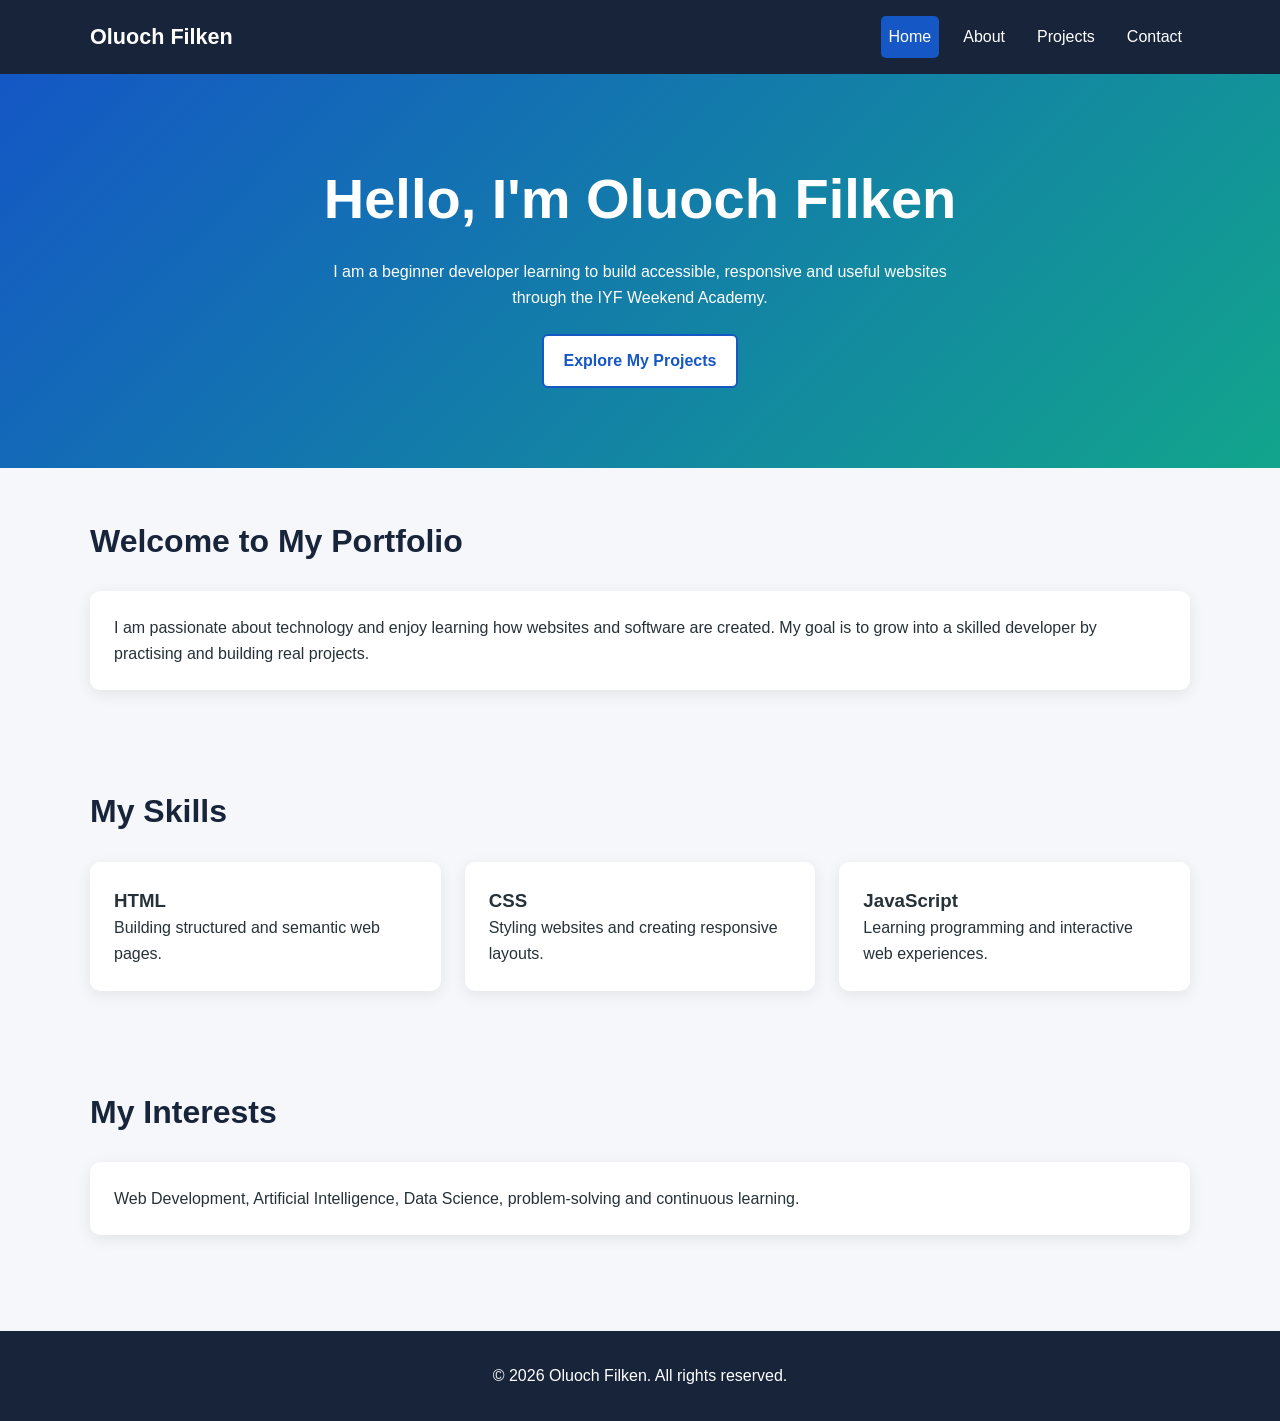
<file: index.html>
<!DOCTYPE html>
<html lang="en">
<head>
  <meta charset="UTF-8">
  <meta name="viewport" content="width=device-width, initial-scale=1.0">
  <meta name="description" content="Oluoch Filken's personal developer portfolio.">
  <title>Oluoch Filken | Portfolio</title>
  <link rel="stylesheet" href="styles.css">
</head>
<body>

  <header class="site-header">
    <div class="container header-inner">
      <a class="logo" href="index.html">Oluoch Filken</a>

      <input class="menu-checkbox" type="checkbox" id="menu-toggle">
      <label class="menu-label" for="menu-toggle">Menu ☰</label>

      <nav aria-label="Main navigation">
        <ul class="nav-list">
          <li><a class="active" href="index.html">Home</a></li>
          <li><a href="about.html">About</a></li>
          <li><a href="projects.html">Projects</a></li>
          <li><a href="contact.html">Contact</a></li>
        </ul>
      </nav>
    </div>
  </header>

  <main>
    <section class="hero">
      <div class="container">
        <h1>Hello, I'm Oluoch Filken</h1>
        <p>
          I am a beginner developer learning to build accessible,
          responsive and useful websites through the IYF Weekend Academy.
        </p>
        <a class="btn btn-secondary" href="projects.html">Explore My Projects</a>
      </div>
    </section>

    <section class="section container">
      <h2 class="section-title">Welcome to My Portfolio</h2>
      <div class="card">
        <p>
          I am passionate about technology and enjoy learning how websites
          and software are created. My goal is to grow into a skilled developer
          by practising and building real projects.
        </p>
      </div>
    </section>

    <section class="section container">
      <h2 class="section-title">My Skills</h2>
      <div class="projects-grid">
        <article class="card">
          <h3>HTML</h3>
          <p>Building structured and semantic web pages.</p>
        </article>
        <article class="card">
          <h3>CSS</h3>
          <p>Styling websites and creating responsive layouts.</p>
        </article>
        <article class="card">
          <h3>JavaScript</h3>
          <p>Learning programming and interactive web experiences.</p>
        </article>
      </div>
    </section>

    <section class="section container">
      <h2 class="section-title">My Interests</h2>
      <p class="card">
        Web Development, Artificial Intelligence, Data Science,
        problem-solving and continuous learning.
      </p>
    </section>
  </main>

  <footer class="site-footer">
    <div class="container">
      <p>&copy; 2026 Oluoch Filken. All rights reserved.</p>
    </div>
  </footer>

</body>
</html>
</file>
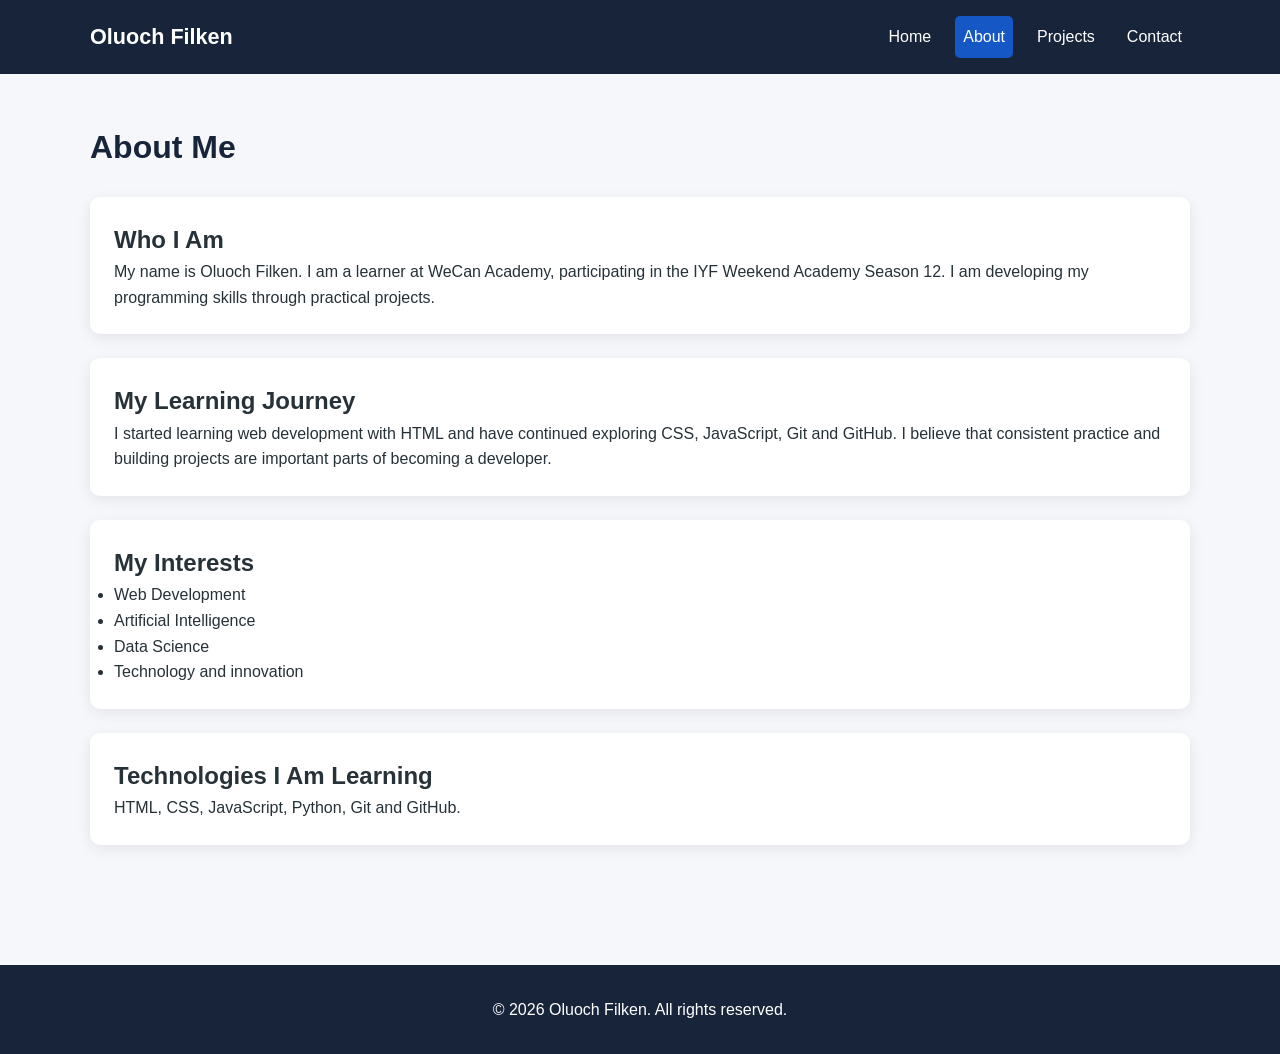
<file: about.html>
<!DOCTYPE html>
<html lang="en">
<head>
  <meta charset="UTF-8">
  <meta name="viewport" content="width=device-width, initial-scale=1.0">
  <meta name="description" content="Learn more about Oluoch Filken.">
  <title>About | Oluoch Filken</title>
  <link rel="stylesheet" href="styles.css">
</head>
<body>

  <header class="site-header">
    <div class="container header-inner">
      <a class="logo" href="index.html">Oluoch Filken</a>
      <input class="menu-checkbox" type="checkbox" id="menu-toggle">
      <label class="menu-label" for="menu-toggle">Menu ☰</label>
      <nav aria-label="Main navigation">
        <ul class="nav-list">
          <li><a href="index.html">Home</a></li>
          <li><a class="active" href="about.html">About</a></li>
          <li><a href="projects.html">Projects</a></li>
          <li><a href="contact.html">Contact</a></li>
        </ul>
      </nav>
    </div>
  </header>

  <main class="container section">
    <h1 class="section-title">About Me</h1>

    <section class="card about-card">
      <h2>Who I Am</h2>
      <p>
        My name is Oluoch Filken. I am a learner at WeCan Academy,
        participating in the IYF Weekend Academy Season 12.
        I am developing my programming skills through practical projects.
      </p>
    </section>

    <section class="card about-card">
      <h2>My Learning Journey</h2>
      <p>
        I started learning web development with HTML and have continued
        exploring CSS, JavaScript, Git and GitHub. I believe that consistent
        practice and building projects are important parts of becoming a developer.
      </p>
    </section>

    <section class="card about-card">
      <h2>My Interests</h2>
      <ul>
        <li>Web Development</li>
        <li>Artificial Intelligence</li>
        <li>Data Science</li>
        <li>Technology and innovation</li>
      </ul>
    </section>

    <section class="card about-card">
      <h2>Technologies I Am Learning</h2>
      <p>HTML, CSS, JavaScript, Python, Git and GitHub.</p>
    </section>
  </main>

  <footer class="site-footer">
    <p>&copy; 2026 Oluoch Filken. All rights reserved.</p>
  </footer>

</body>
</html>
</file>
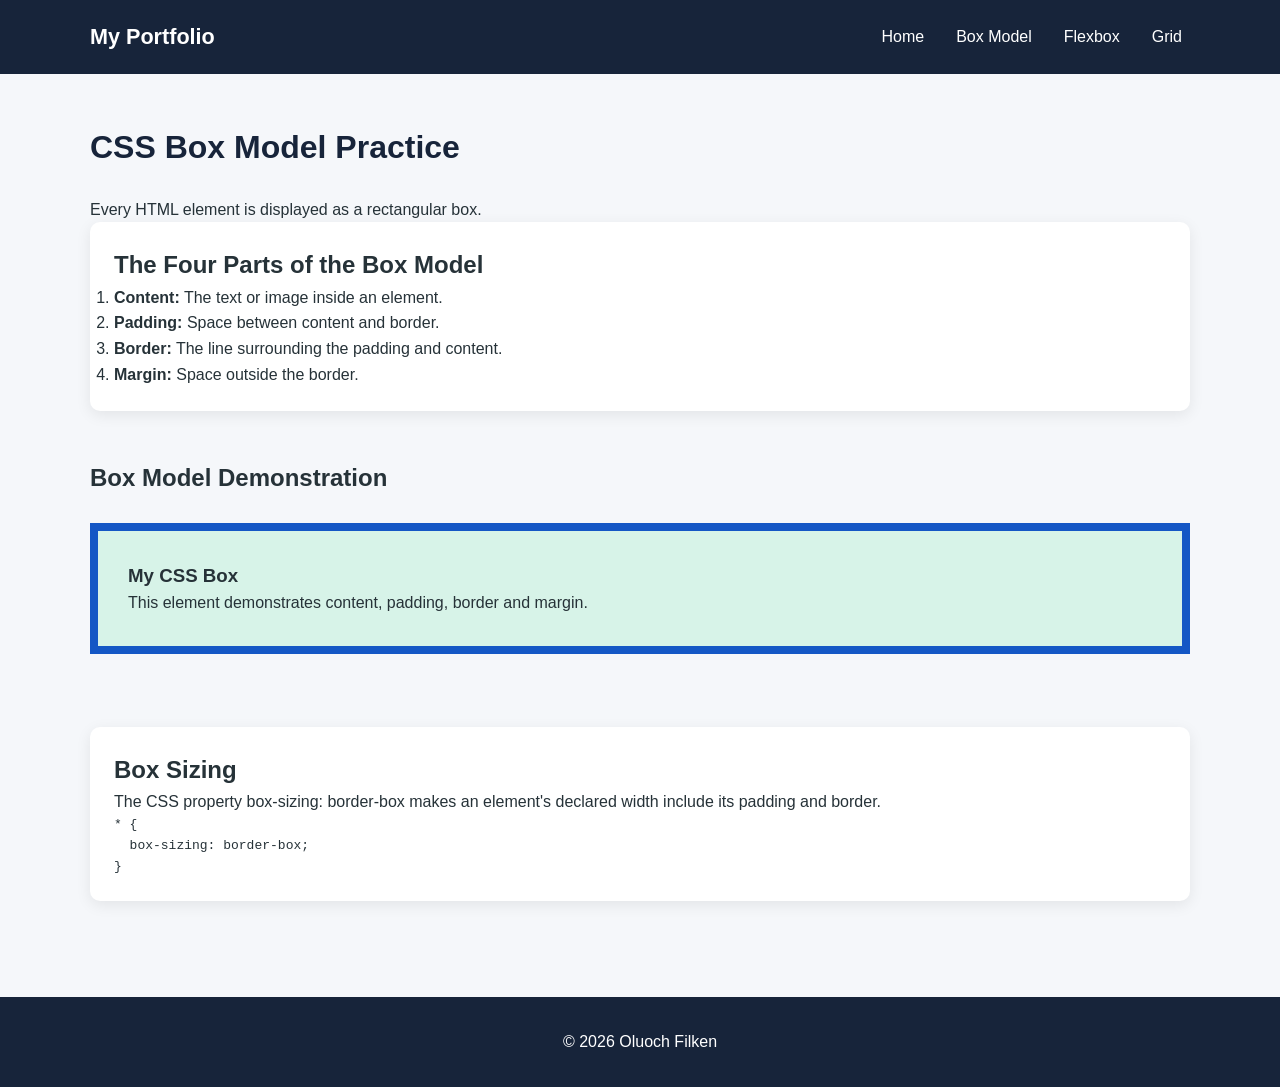
<file: box-model-practice.html>
<!DOCTYPE html>
<html lang="en">
<head>
  <meta charset="UTF-8">
  <meta name="viewport" content="width=device-width, initial-scale=1.0">
  <title>CSS Box Model Practice</title>
  <link rel="stylesheet" href="styles.css">
</head>
<body>
  <header class="site-header">
    <div class="container header-inner">
      <a class="logo" href="index.html">My Portfolio</a>
      <nav class="practice-nav" aria-label="Practice navigation">
        <ul class="nav-list">
          <li><a href="index.html">Home</a></li>
          <li><a href="box-model-practice.html">Box Model</a></li>
          <li><a href="flexbox-practice.html">Flexbox</a></li>
          <li><a href="grid-gallery.html">Grid</a></li>
        </ul>
      </nav>
    </div>
  </header>

  <main class="container section">
    <h1 class="section-title">CSS Box Model Practice</h1>
    <p>Every HTML element is displayed as a rectangular box.</p>

    <section class="card">
      <h2>The Four Parts of the Box Model</h2>
      <ol>
        <li><strong>Content:</strong> The text or image inside an element.</li>
        <li><strong>Padding:</strong> Space between content and border.</li>
        <li><strong>Border:</strong> The line surrounding the padding and content.</li>
        <li><strong>Margin:</strong> Space outside the border.</li>
      </ol>
    </section>

    <section class="section">
      <h2>Box Model Demonstration</h2>
      <div class="box-model-card">
        <h3>My CSS Box</h3>
        <p>This element demonstrates content, padding, border and margin.</p>
      </div>
    </section>

    <section class="card">
      <h2>Box Sizing</h2>
      <p>
        The CSS property box-sizing: border-box makes an element's declared
        width include its padding and border.
      </p>
      <pre><code>* {
  box-sizing: border-box;
}</code></pre>
    </section>
  </main>

  <footer class="site-footer">
    <p>&copy; 2026 Oluoch Filken</p>
  </footer>
</body>
</html>
</file>
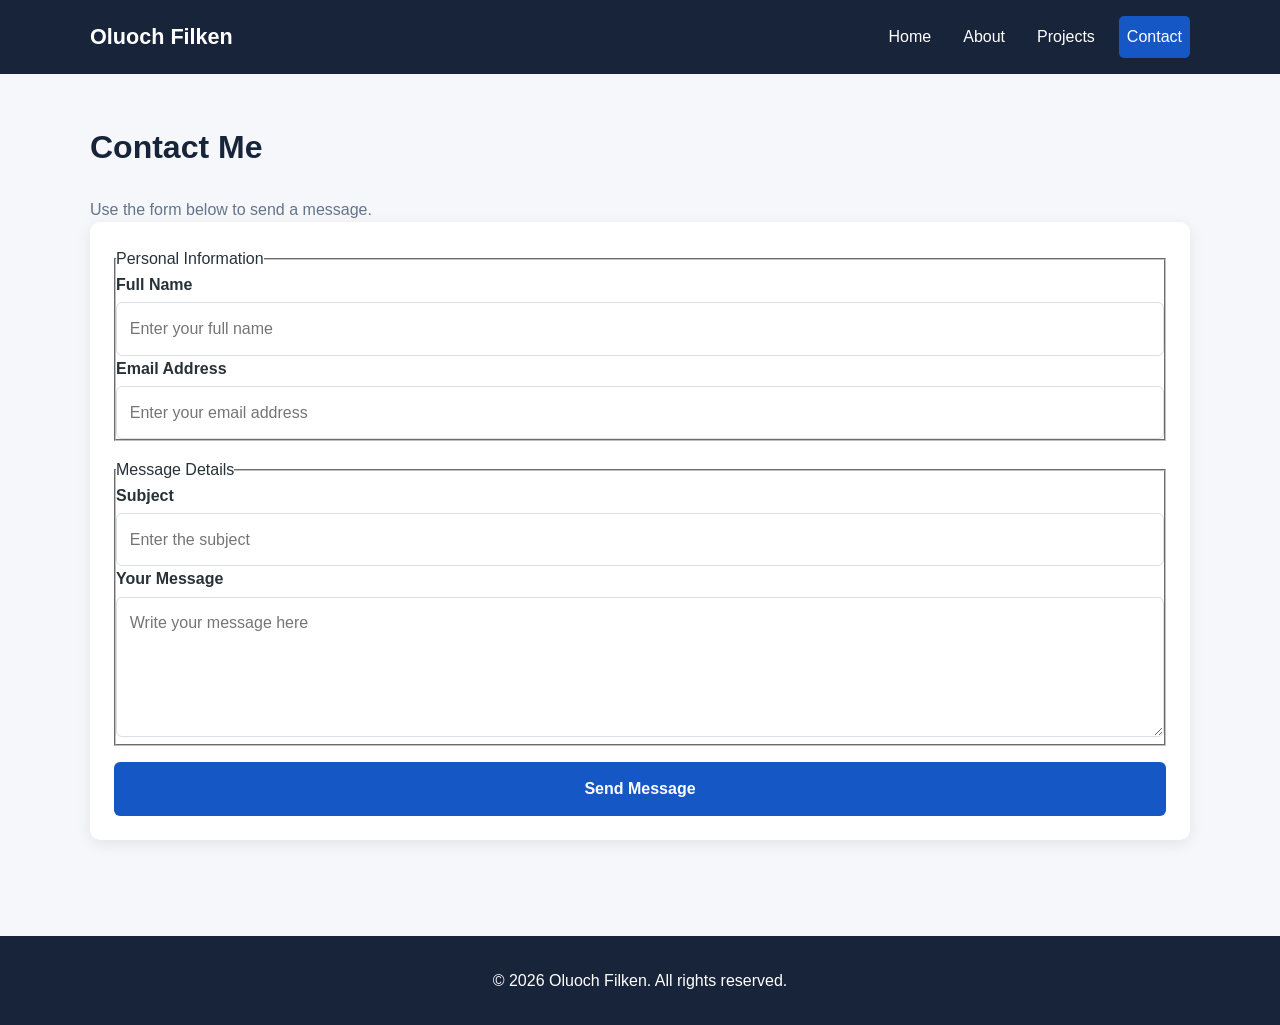
<file: contact.html>
<!DOCTYPE html>
<html lang="en">
<head>
  <meta charset="UTF-8">
  <meta name="viewport" content="width=device-width, initial-scale=1.0">
  <meta name="description" content="Contact Oluoch Filken.">
  <title>Contact | Oluoch Filken</title>
  <link rel="stylesheet" href="styles.css">
</head>
<body>

  <header class="site-header">
    <div class="container header-inner">
      <a class="logo" href="index.html">Oluoch Filken</a>
      <input class="menu-checkbox" type="checkbox" id="menu-toggle">
      <label class="menu-label" for="menu-toggle">Menu ☰</label>
      <nav aria-label="Main navigation">
        <ul class="nav-list">
          <li><a href="index.html">Home</a></li>
          <li><a href="about.html">About</a></li>
          <li><a href="projects.html">Projects</a></li>
          <li><a class="active" href="contact.html">Contact</a></li>
        </ul>
      </nav>
    </div>
  </header>

  <main class="container section">
    <h1 class="section-title">Contact Me</h1>
    <p class="muted">Use the form below to send a message.</p>

    <section class="card">
      <form class="contact-form" action="#" method="post">

        <fieldset>
          <legend>Personal Information</legend>

          <label for="name">Full Name</label>
          <input type="text" id="name" name="name"
                 placeholder="Enter your full name" required>

          <label for="email">Email Address</label>
          <input type="email" id="email" name="email"
                 placeholder="Enter your email address" required>
        </fieldset>

        <fieldset>
          <legend>Message Details</legend>

          <label for="subject">Subject</label>
          <input type="text" id="subject" name="subject"
                 placeholder="Enter the subject" required>

          <label for="message">Your Message</label>
          <textarea id="message" name="message"
                    placeholder="Write your message here" required></textarea>
        </fieldset>

        <button class="btn btn-primary" type="submit">Send Message</button>
      </form>
    </section>
  </main>

  <footer class="site-footer">
    <p>&copy; 2026 Oluoch Filken. All rights reserved.</p>
  </footer>

</body>
</html>
</file>
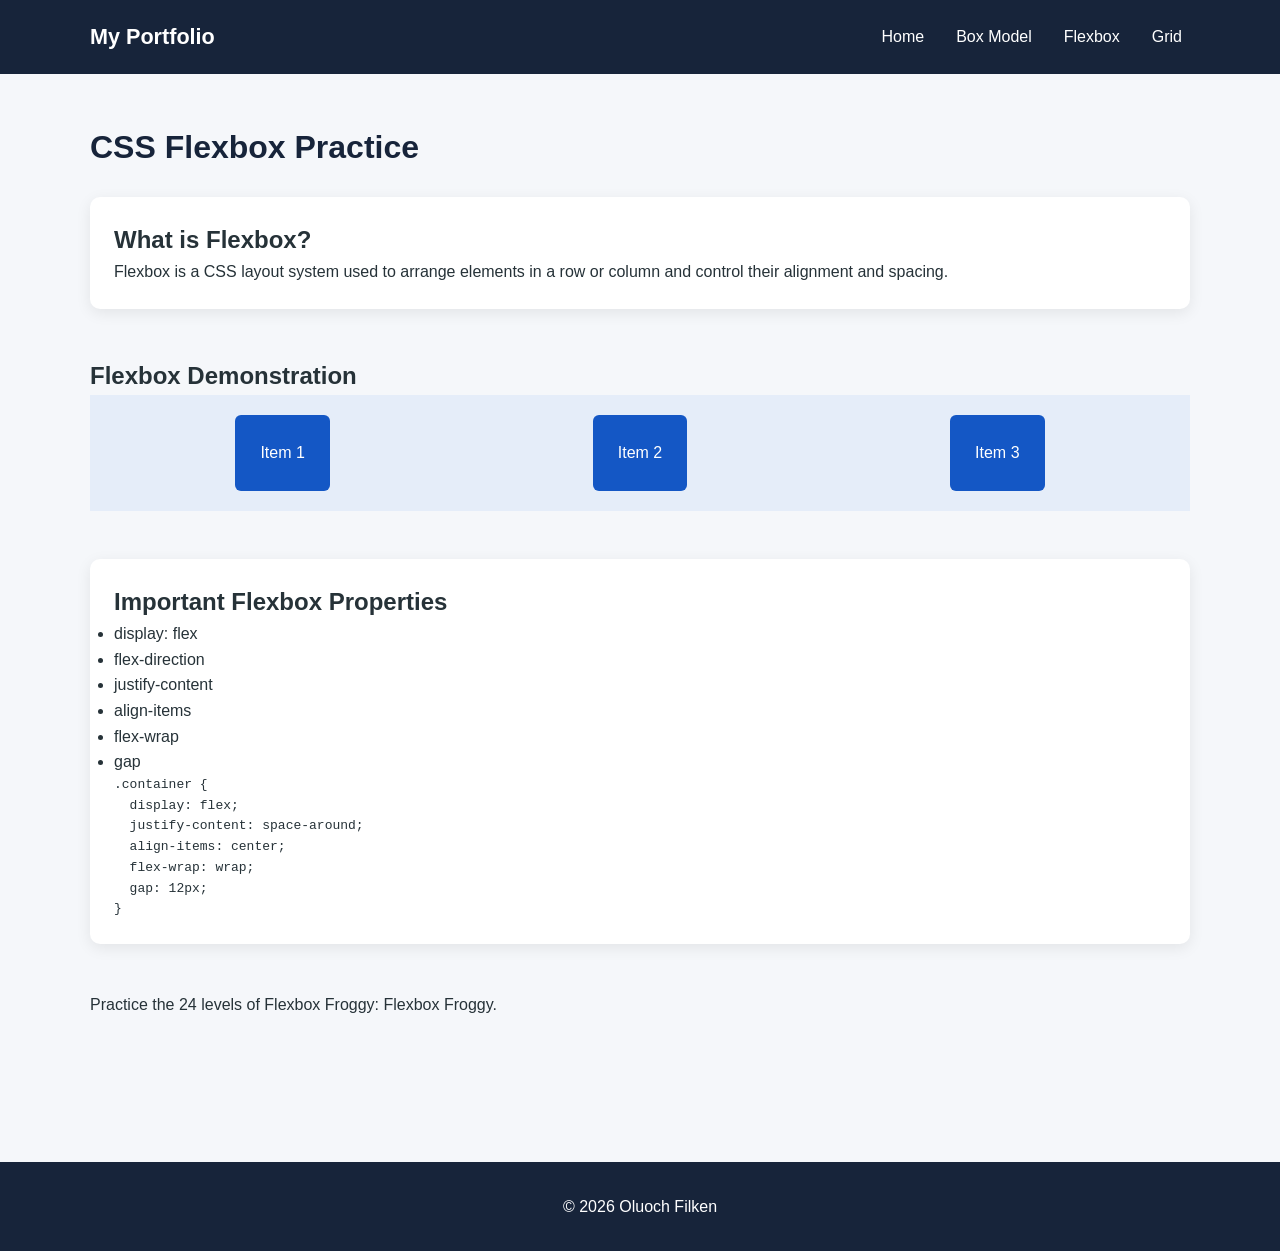
<file: flexbox-practice.html>
<!DOCTYPE html>
<html lang="en">
<head>
  <meta charset="UTF-8">
  <meta name="viewport" content="width=device-width, initial-scale=1.0">
  <title>Flexbox Practice</title>
  <link rel="stylesheet" href="styles.css">
</head>
<body>
  <header class="site-header">
    <div class="container header-inner">
      <a class="logo" href="index.html">My Portfolio</a>
      <nav class="practice-nav" aria-label="Practice navigation">
        <ul class="nav-list">
          <li><a href="index.html">Home</a></li>
          <li><a href="box-model-practice.html">Box Model</a></li>
          <li><a href="flexbox-practice.html">Flexbox</a></li>
          <li><a href="grid-gallery.html">Grid</a></li>
        </ul>
      </nav>
    </div>
  </header>

  <main class="container section">
    <h1 class="section-title">CSS Flexbox Practice</h1>

    <section class="card">
      <h2>What is Flexbox?</h2>
      <p>
        Flexbox is a CSS layout system used to arrange elements in a row
        or column and control their alignment and spacing.
      </p>
    </section>

    <section class="section">
      <h2>Flexbox Demonstration</h2>
      <div class="flex-demo">
        <div>Item 1</div>
        <div>Item 2</div>
        <div>Item 3</div>
      </div>
    </section>

    <section class="card">
      <h2>Important Flexbox Properties</h2>
      <ul>
        <li>display: flex</li>
        <li>flex-direction</li>
        <li>justify-content</li>
        <li>align-items</li>
        <li>flex-wrap</li>
        <li>gap</li>
      </ul>
      <pre><code>.container {
  display: flex;
  justify-content: space-around;
  align-items: center;
  flex-wrap: wrap;
  gap: 12px;
}</code></pre>
    </section>

    <p class="section">
      Practice the 24 levels of Flexbox Froggy:
      <a href="https://flexboxfroggy.com/" target="_blank" rel="noopener noreferrer">Flexbox Froggy</a>.
    </p>
  </main>

  <footer class="site-footer">
    <p>&copy; 2026 Oluoch Filken</p>
  </footer>
</body>
</html>
</file>
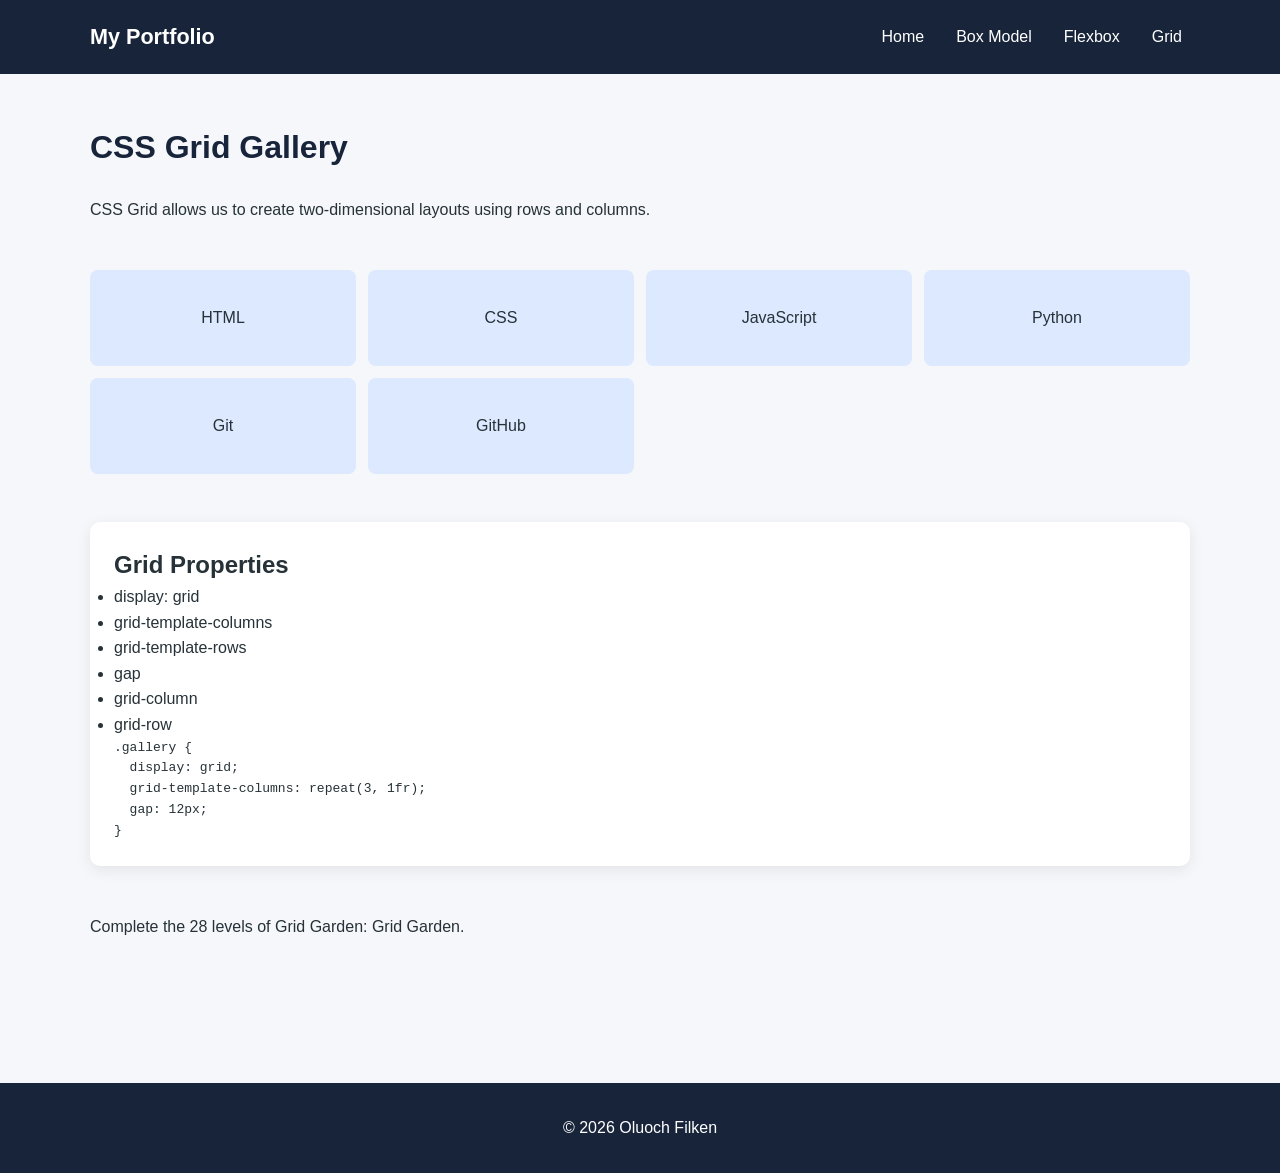
<file: grid-gallery.html>
<!DOCTYPE html>
<html lang="en">
<head>
  <meta charset="UTF-8">
  <meta name="viewport" content="width=device-width, initial-scale=1.0">
  <title>CSS Grid Gallery</title>
  <link rel="stylesheet" href="styles.css">
</head>
<body>
  <header class="site-header">
    <div class="container header-inner">
      <a class="logo" href="index.html">My Portfolio</a>
      <nav class="practice-nav" aria-label="Practice navigation">
        <ul class="nav-list">
          <li><a href="index.html">Home</a></li>
          <li><a href="box-model-practice.html">Box Model</a></li>
          <li><a href="flexbox-practice.html">Flexbox</a></li>
          <li><a href="grid-gallery.html">Grid</a></li>
        </ul>
      </nav>
    </div>
  </header>

  <main class="container section">
    <h1 class="section-title">CSS Grid Gallery</h1>
    <p>CSS Grid allows us to create two-dimensional layouts using rows and columns.</p>

    <section class="section gallery-grid" aria-label="Grid gallery">
      <div class="gallery-item">HTML</div>
      <div class="gallery-item">CSS</div>
      <div class="gallery-item">JavaScript</div>
      <div class="gallery-item">Python</div>
      <div class="gallery-item">Git</div>
      <div class="gallery-item">GitHub</div>
    </section>

    <section class="card">
      <h2>Grid Properties</h2>
      <ul>
        <li>display: grid</li>
        <li>grid-template-columns</li>
        <li>grid-template-rows</li>
        <li>gap</li>
        <li>grid-column</li>
        <li>grid-row</li>
      </ul>
      <pre><code>.gallery {
  display: grid;
  grid-template-columns: repeat(3, 1fr);
  gap: 12px;
}</code></pre>
    </section>

    <p class="section">
      Complete the 28 levels of Grid Garden:
      <a href="https://cssgridgarden.com/" target="_blank" rel="noopener noreferrer">Grid Garden</a>.
    </p>
  </main>

  <footer class="site-footer">
    <p>&copy; 2026 Oluoch Filken</p>
  </footer>
</body>
</html>
</file>
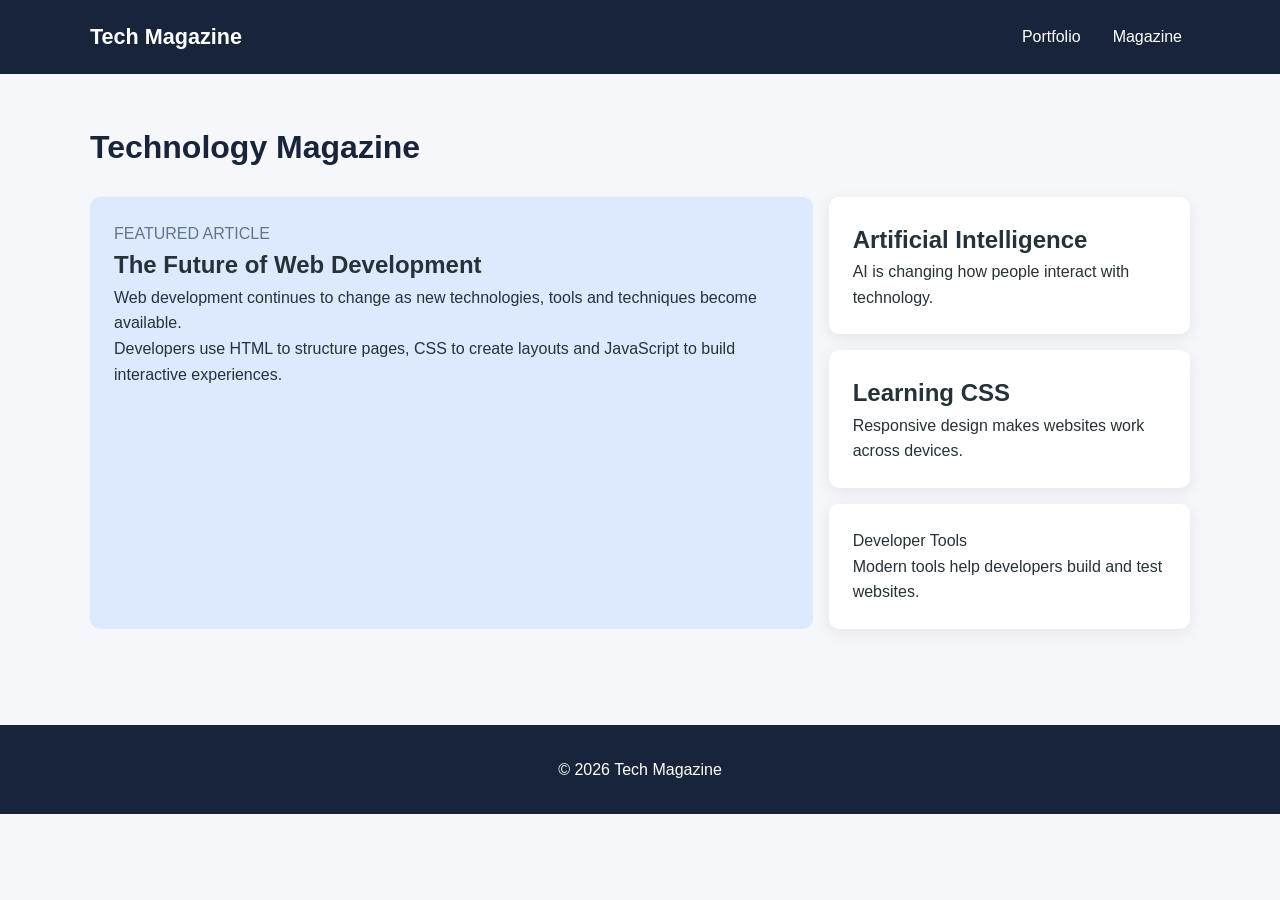
<file: magazine-layout.html>
<!DOCTYPE html>
<html lang="en">
<head>
  <meta charset="UTF-8">
  <meta name="viewport" content="width=device-width, initial-scale=1.0">
  <title>CSS Grid Magazine Layout</title>
  <link rel="stylesheet" href="styles.css">
</head>
<body>
  <header class="site-header">
    <div class="container header-inner">
      <a class="logo" href="index.html">Tech Magazine</a>
      <nav class="practice-nav" aria-label="Magazine navigation">
        <ul class="nav-list">
          <li><a href="index.html">Portfolio</a></li>
          <li><a href="magazine-layout.html">Magazine</a></li>
        </ul>
      </nav>
    </div>
  </header>

  <main class="container section">
    <h1 class="section-title">Technology Magazine</h1>

    <div class="magazine-grid">
      <article class="magazine-feature">
        <p class="muted">FEATURED ARTICLE</p>
        <h2>The Future of Web Development</h2>
        <p>
          Web development continues to change as new technologies,
          tools and techniques become available.
        </p>
        <p>
          Developers use HTML to structure pages, CSS to create layouts
          and JavaScript to build interactive experiences.
        </p>
      </article>

      <aside>
        <article class="card">
          <h2>Artificial Intelligence</h2>
          <p>AI is changing how people interact with technology.</p>
        </article>

        <article class="card" style="margin-top: 16px;">
          <h2>Learning CSS</h2>
          <p>Responsive design makes websites work across devices.</p>
        </article>

        <article class="card magazine-story".
          <h2>Developer Tools</h2>
          <p>Modern tools help developers build and test websites.</p>
        </article>
      </aside>
    </div>
  </main>

  <footer class="site-footer">
    <p>&copy; 2026 Tech Magazine</p>
  </footer>
  
</body>
</html>
</file>
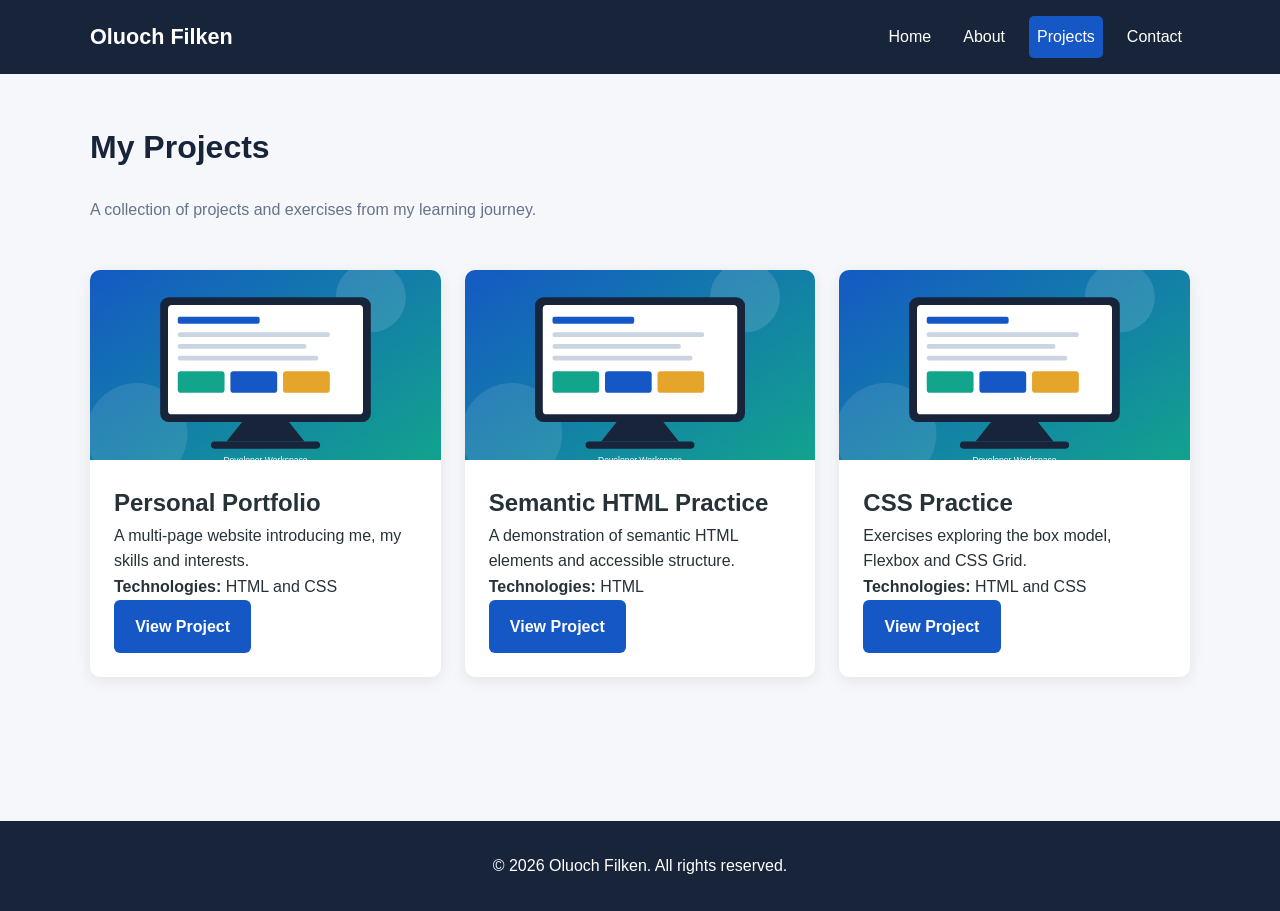
<file: projects.html>
<!DOCTYPE html>
<html lang="en">
<head>
  <meta charset="UTF-8">
  <meta name="viewport" content="width=device-width, initial-scale=1.0">
  <meta name="description" content="Projects created by Oluoch Filken.">
  <title>Projects | Oluoch Filken</title>
  <link rel="stylesheet" href="styles.css">
</head>
<body>

  <header class="site-header">
    <div class="container header-inner">
      <a class="logo" href="index.html">Oluoch Filken</a>
      <input class="menu-checkbox" type="checkbox" id="menu-toggle">
      <label class="menu-label" for="menu-toggle">Menu ☰</label>
      <nav aria-label="Main navigation">
        <ul class="nav-list">
          <li><a href="index.html">Home</a></li>
          <li><a href="about.html">About</a></li>
          <li><a class="active" href="projects.html">Projects</a></li>
          <li><a href="contact.html">Contact</a></li>
        </ul>
      </nav>
    </div>
  </header>

  <main class="container section">
    <h1 class="section-title">My Projects</h1>
    <p class="muted">A collection of projects and exercises from my learning journey.</p>

    <section class="projects-grid section" aria-label="Project collection">

      <article class="project-card">
        <img src="images/developer-workspace.svg" alt="Illustration of a developer workspace">
        <div class="project-content">
          <h2>Personal Portfolio</h2>
          <p>A multi-page website introducing me, my skills and interests.</p>
          <p><strong>Technologies:</strong> HTML and CSS</p>
          <a class="btn btn-primary" href="index.html">View Project</a>
        </div>
      </article>

      <article class="project-card">
        <img src="images/developer-workspace.svg" alt="Illustration of a computer workspace">
        <div class="project-content">
          <h2>Semantic HTML Practice</h2>
          <p>A demonstration of semantic HTML elements and accessible structure.</p>
          <p><strong>Technologies:</strong> HTML</p>
          <a class="btn btn-primary" href="semantic-conversion.html">View Project</a>
        </div>
      </article>

      <article class="project-card">
        <img src="images/developer-workspace.svg" alt="Illustration representing web development">
        <div class="project-content">
          <h2>CSS Practice</h2>
          <p>Exercises exploring the box model, Flexbox and CSS Grid.</p>
          <p><strong>Technologies:</strong> HTML and CSS</p>
          <a class="btn btn-primary" href="box-model-practice.html">View Project</a>
        </div>
      </article>

    </section>
  </main>

  <footer class="site-footer">
    <p>&copy; 2026 Oluoch Filken. All rights reserved.</p>
  </footer>

</body>
</html>
</file>
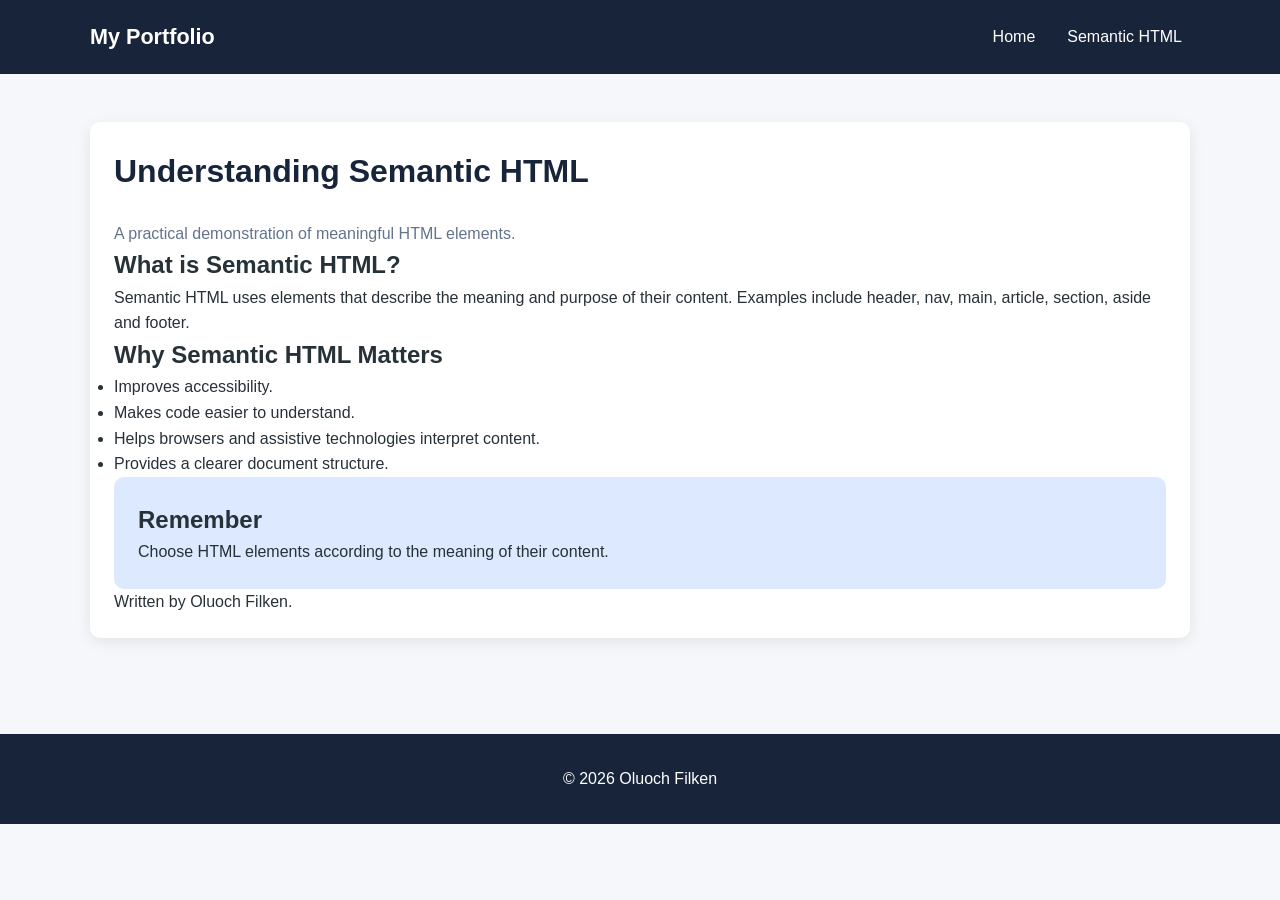
<file: sematic-conversion.html>
<!DOCTYPE html>
<html lang="en">
<head>
  <meta charset="UTF-8">
  <meta name="viewport" content="width=device-width, initial-scale=1.0">
  <title>Semantic HTML Conversion</title>
  <link rel="stylesheet" href="styles.css">
</head>
<body>
  <header class="site-header">
    <div class="container header-inner">
      <a class="logo" href="index.html">My Portfolio</a>
      <nav class="practice-nav" aria-label="Main navigation">
        <ul class="nav-list">
          <li><a href="index.html">Home</a></li>
          <li><a href="semantic-conversion.html">Semantic HTML</a></li>
        </ul>
      </nav>
    </div>
  </header>

  <main class="container section">
    <article class="card">
      <header>
        <h1 class="section-title">Understanding Semantic HTML</h1>
        <p class="muted">A practical demonstration of meaningful HTML elements.</p>
      </header>

      <section>
        <h2>What is Semantic HTML?</h2>
        <p>
          Semantic HTML uses elements that describe the meaning and purpose
          of their content. Examples include header, nav, main, article,
          section, aside and footer.
        </p>
      </section>

      <section>
        <h2>Why Semantic HTML Matters</h2>
        <ul>
          <li>Improves accessibility.</li>
          <li>Makes code easier to understand.</li>
          <li>Helps browsers and assistive technologies interpret content.</li>
          <li>Provides a clearer document structure.</li>
        </ul>
      </section>

      <aside class="magazine-feature">
        <h2>Remember</h2>
        <p>Choose HTML elements according to the meaning of their content.</p>
      </aside>

      <footer>
        <p>Written by Oluoch Filken.</p>
      </footer>
    </article>
  </main>

  <footer class="site-footer">
    <p>&copy; 2026 Oluoch Filken</p>
  </footer>
</body>
</html>
</file>
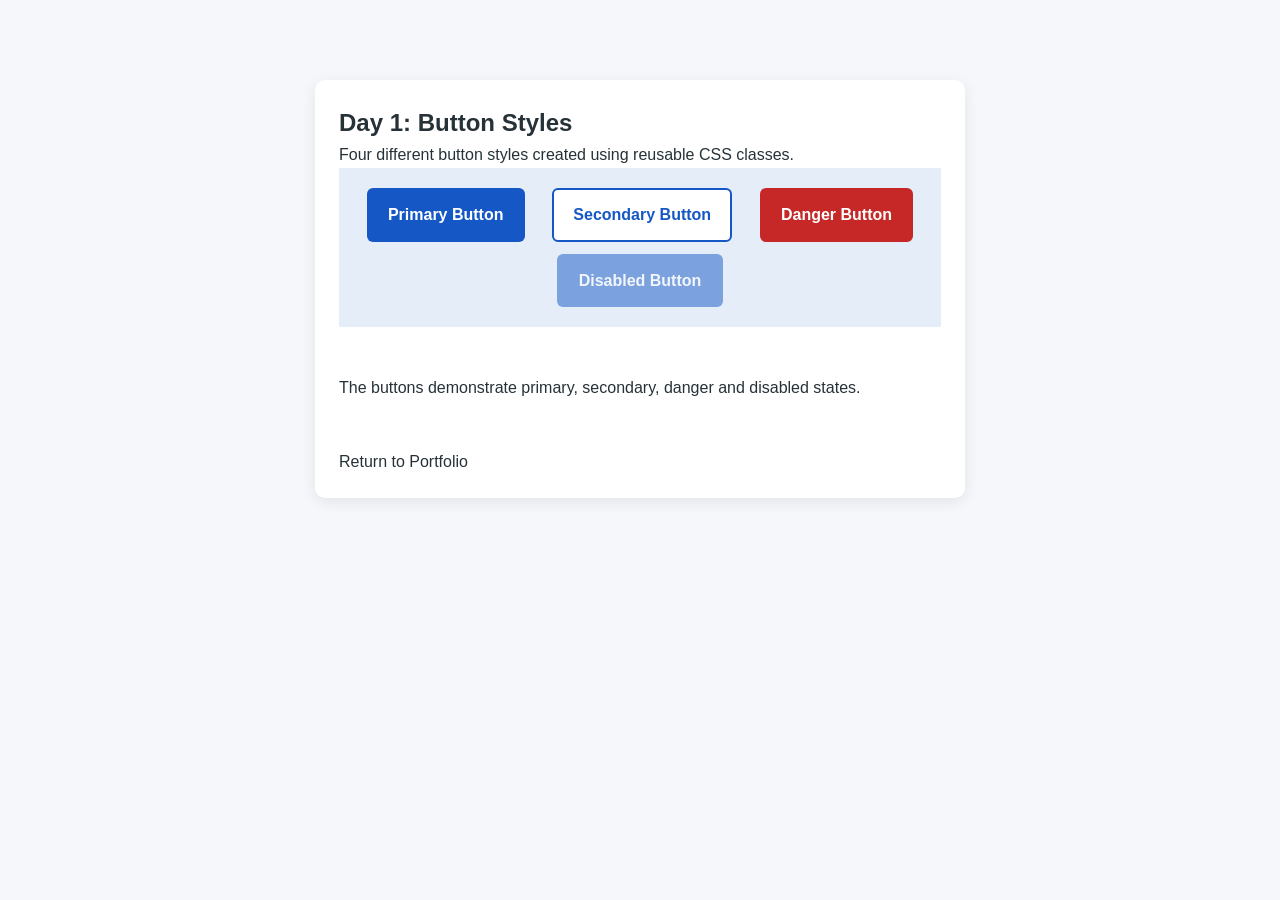
<file: daily-challenges /day-1-button.syles.html>
<!DOCTYPE html>
<html lang="en">
<head>
  <meta charset="UTF-8">
  <meta name="viewport" content="width=device-width, initial-scale=1.0">
  <title>Day 1 - Button Styles</title>
  <link rel="stylesheet" href="../styles.css">
</head>
<body>
  <main class="container section">
    <section class="challenge-card">
      <h1>Day 1: Button Styles</h1>
      <p>Four different button styles created using reusable CSS classes.</p>

      <div class="flex-demo">
        <button class="btn btn-primary" type="button">Primary Button</button>
        <button class="btn btn-secondary" type="button">Secondary Button</button>
        <button class="btn btn-danger" type="button">Danger Button</button>
        <button class="btn btn-primary" type="button" disabled>Disabled Button</button>
      </div>

      <p class="section">
        The buttons demonstrate primary, secondary, danger and disabled states.
      </p>

      <a href="../index.html">Return to Portfolio</a>
    </section>
  </main>
</body>
</html>
</file>
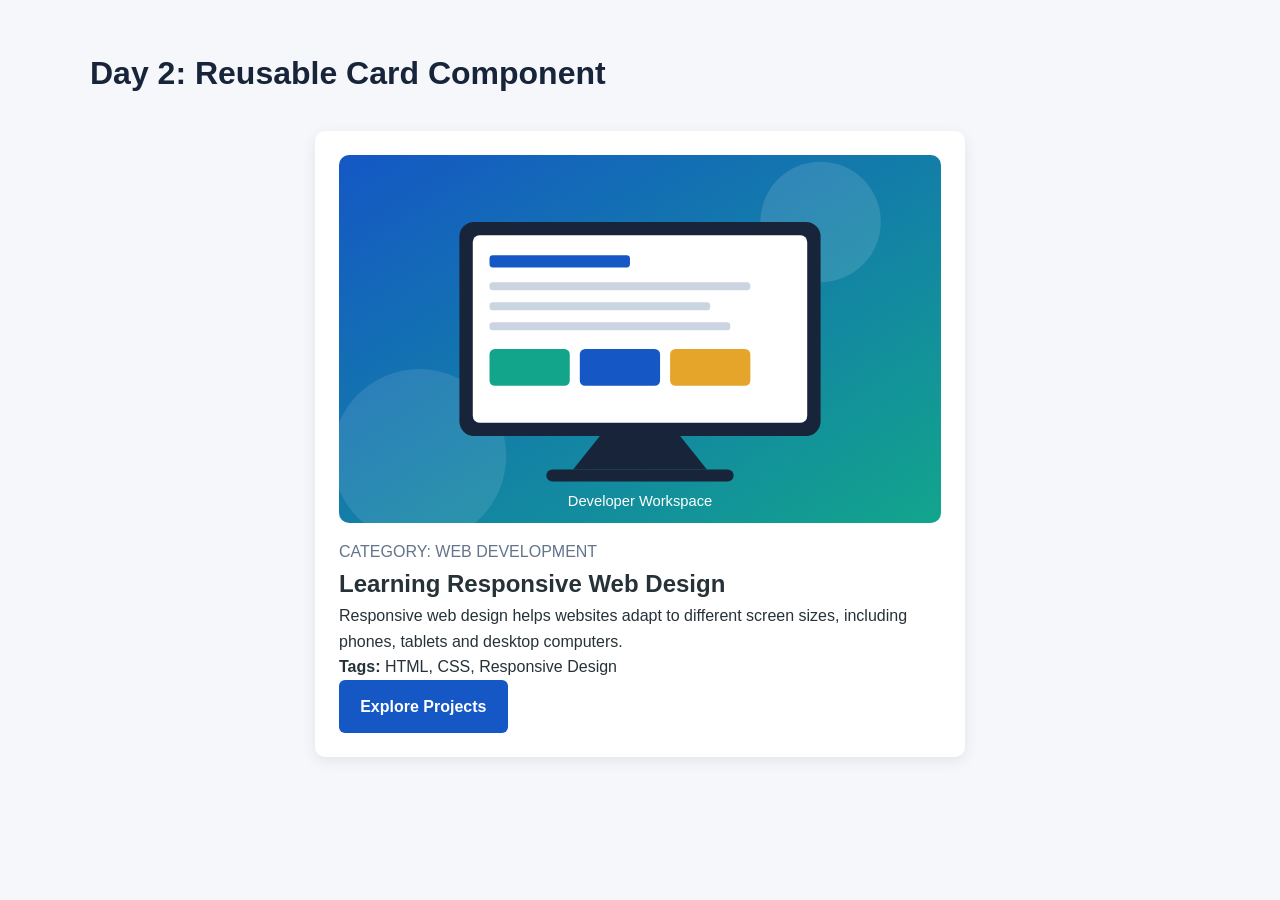
<file: daily-challenges /day-2-card-component.html>
<!DOCTYPE html>
<html lang="en">
<head>
  <meta charset="UTF-8">
  <meta name="viewport" content="width=device-width, initial-scale=1.0">
  <title>Day 2 - Reusable Card</title>
  <link rel="stylesheet" href="../styles.css">
</head>
<body>
  <main class="container section">
    <h1 class="section-title">Day 2: Reusable Card Component</h1>

    <article class="challenge-card">
      <img src="../images/developer-workspace.svg"
           alt="Illustration of a developer working at a computer">

      <p class="muted">CATEGORY: WEB DEVELOPMENT</p>

      <h2>Learning Responsive Web Design</h2>

      <p>
        Responsive web design helps websites adapt to different screen
        sizes, including phones, tablets and desktop computers.
      </p>

      <p><strong>Tags:</strong> HTML, CSS, Responsive Design</p>

      <a class="btn btn-primary" href="../projects.html">Explore Projects</a>
    </article>
  </main>
</body>
</html>
</file>
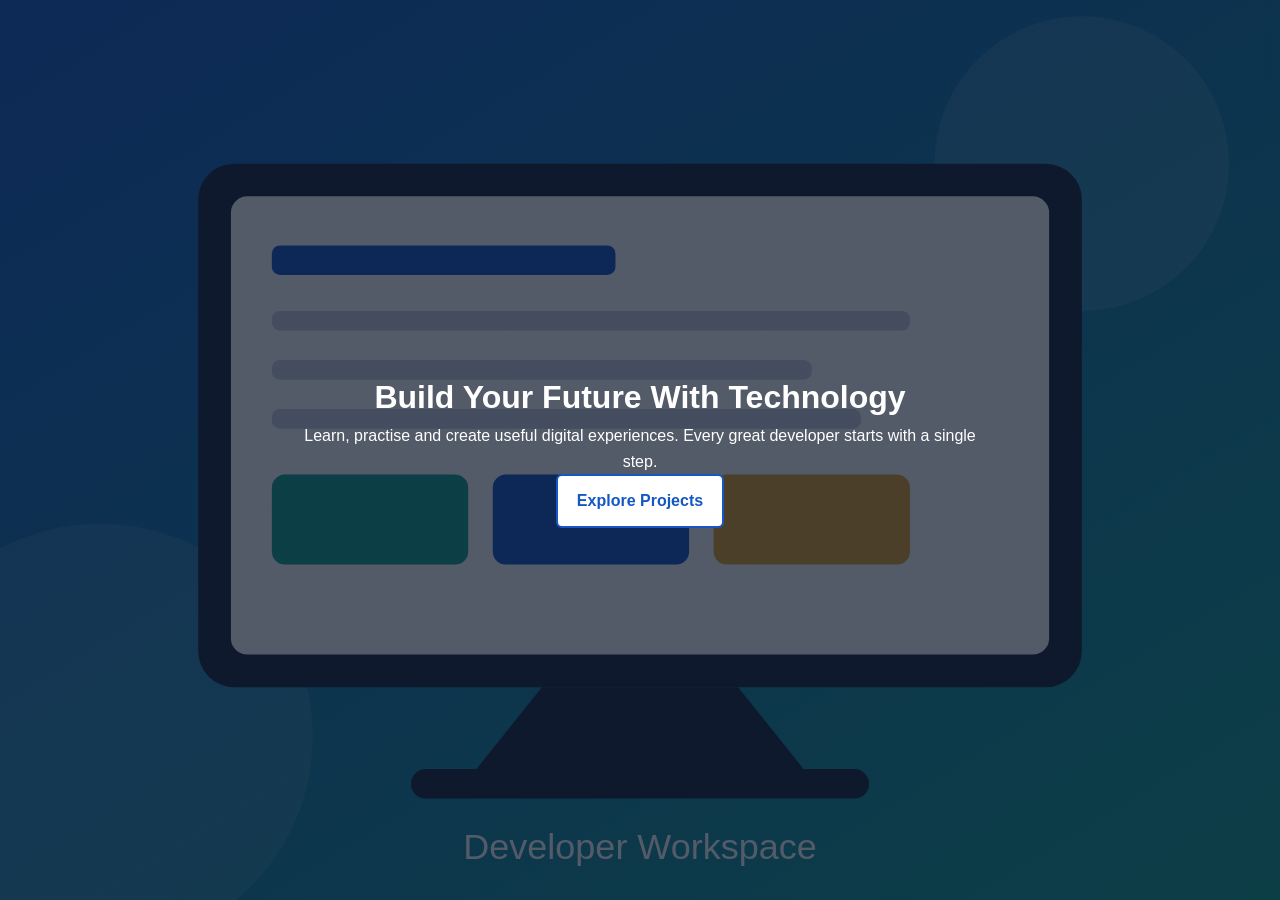
<file: daily-challenges /day-3-hero-section.html>
<!DOCTYPE html>
<html lang="en">
<head>
  <meta charset="UTF-8">
  <meta name="viewport" content="width=device-width, initial-scale=1.0">
  <title>Day 3 - Hero Section</title>
  <link rel="stylesheet" href="../styles.css">
</head>
<body>
  <main class="hero-challenge">
    <div class="hero-challenge-content">
      <h1>Build Your Future With Technology</h1>
      <p>
        Learn, practise and create useful digital experiences.
        Every great developer starts with a single step.
      </p>
      <a class="btn btn-secondary" href="../projects.html">Explore Projects</a>
    </div>
  </main>
</body>
</html>
</file>
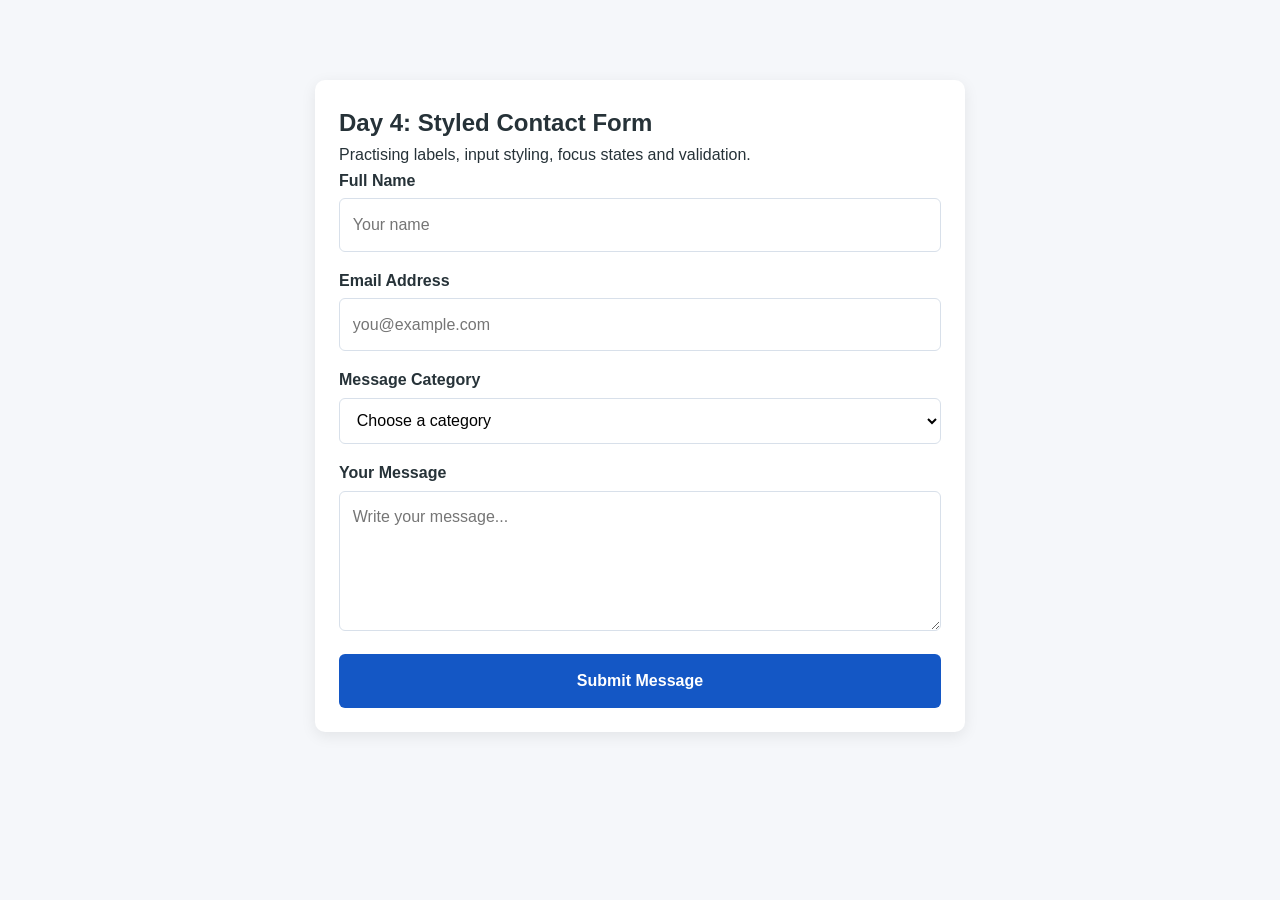
<file: daily-challenges /day-4-form-styling.html>
<!DOCTYPE html>
<html lang="en">
<head>
  <meta charset="UTF-8">
  <meta name="viewport" content="width=device-width, initial-scale=1.0">
  <title>Day 4 - Contact Form Styling</title>
  <link rel="stylesheet" href="../styles.css">
</head>
<body>
  <main class="container section">
    <section class="challenge-card">
      <h1>Day 4: Styled Contact Form</h1>
      <p>Practising labels, input styling, focus states and validation.</p>

      <form class="contact-form" action="#" method="post">
        <div>
          <label for="full-name">Full Name</label>
          <input type="text" id="full-name" name="full-name"
                 placeholder="Your name" required minlength="2">
        </div>

        <div>
          <label for="email-address">Email Address</label>
          <input type="email" id="email-address" name="email"
                 placeholder="you@example.com" required>
        </div>

        <div>
          <label for="category">Message Category</label>
          <select id="category" name="category" required>
            <option value="">Choose a category</option>
            <option value="question">General Question</option>
            <option value="feedback">Feedback</option>
            <option value="collaboration">Collaboration</option>
          </select>
        </div>

        <div>
          <label for="your-message">Your Message</label>
          <textarea id="your-message" name="message"
                    placeholder="Write your message..." required minlength="10"></textarea>
        </div>

        <button class="btn btn-primary" type="submit">Submit Message</button>
      </form>
    </section>
  </main>
</body>
</html>
</file>
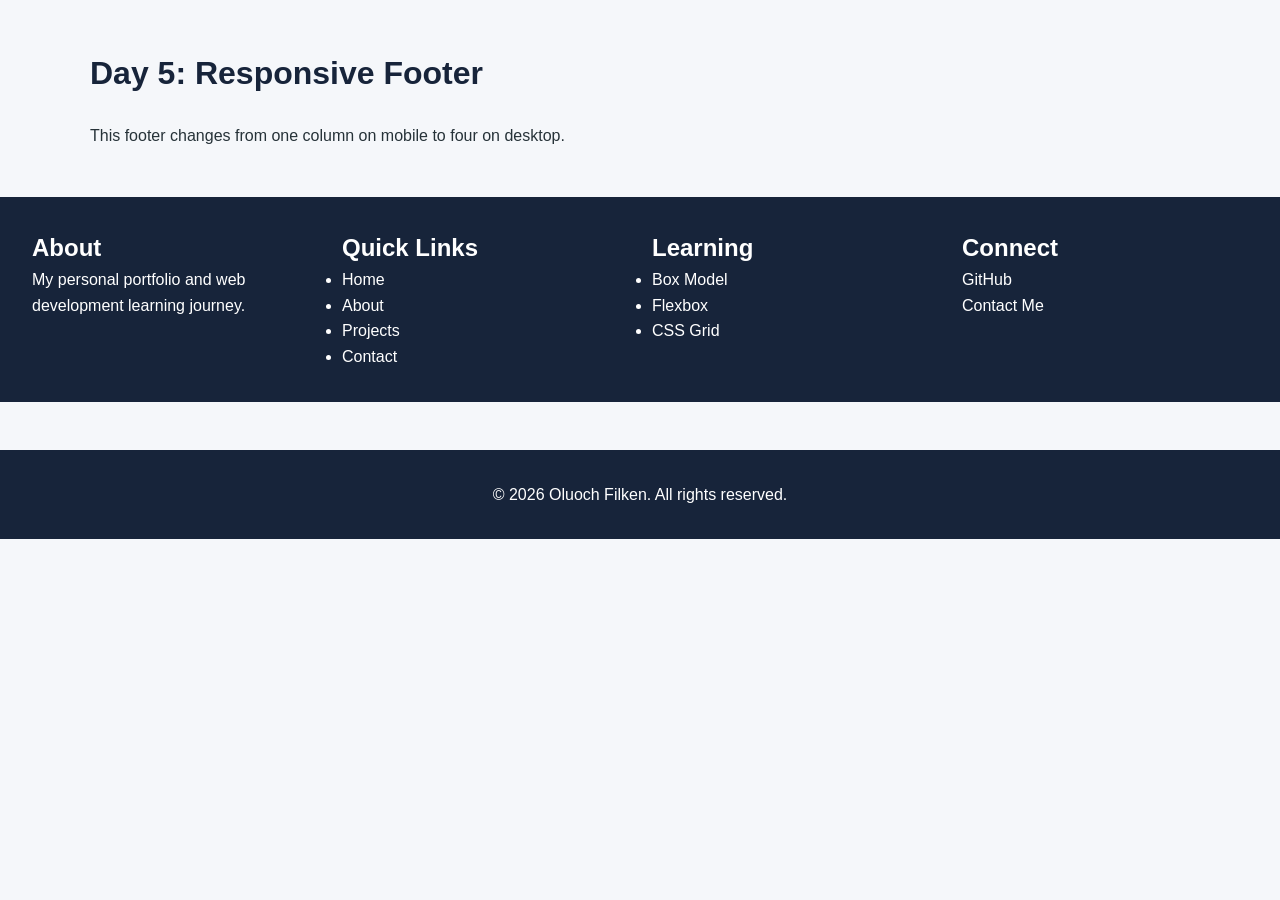
<file: daily-challenges /day-5-footer-design.html>
<!DOCTYPE html>
<html lang="en">
<head>
  <meta charset="UTF-8">
  <meta name="viewport" content="width=device-width, initial-scale=1.0">
  <title>Day 5 - Responsive Footer</title>
  <link rel="stylesheet" href="../styles.css">
</head>
<body>
  <main class="container section">
    <h1 class="section-title">Day 5: Responsive Footer</h1>
    <p>This footer changes from one column on mobile to four on desktop.</p>
  </main>

  <footer>
    <div class="footer-grid">
      <section>
        <h2>About</h2>
        <p>My personal portfolio and web development learning journey.</p>
      </section>

      <section>
        <h2>Quick Links</h2>
        <ul>
          <li><a href="../index.html">Home</a></li>
          <li><a href="../about.html">About</a></li>
          <li><a href="../projects.html">Projects</a></li>
          <li><a href="../contact.html">Contact</a></li>
        </ul>
      </section>

      <section>
        <h2>Learning</h2>
        <ul>
          <li><a href="../box-model-practice.html">Box Model</a></li>
          <li><a href="../flexbox-practice.html">Flexbox</a></li>
          <li><a href="../grid-gallery.html">CSS Grid</a></li>
        </ul>
      </section>

      <section>
        <h2>Connect</h2>
        <p>
          <a href="https://github.com/oluochfilken"
             target="_blank" rel="noopener noreferrer">GitHub</a>
        </p>
        <p><a href="../contact.html">Contact Me</a></p>
      </section>
    </div>

    <div class="site-footer">
      <p>&copy; 2026 Oluoch Filken. All rights reserved.</p>
    </div>
  </footer>
</body>
</html>
</file>
<file: styles.css>
/* IYF WEEK 2 - CSS MASTERY */

/* 1. CSS RESET */
* {
  margin: 0;
  padding: 0;
  box-sizing: border-box;
}

html {
  scroll-behavior: smooth;
}

body {
  font-family: Arial, Helvetica, sans-serif;
  line-height: 1.6;
  color: #263238;
  background: #f5f7fa;
}

img {
  max-width: 100%;
  display: block;
}

a {
  color: inherit;
  text-decoration: none;
}

button,
input,
textarea,
select {
  font: inherit;
}

/* 2. CSS VARIABLES */
:root {
  --primary: #1457c5;
  --primary-dark: #0c3479;
  --secondary: #12a58c;
  --danger: #c62828;
  --dark: #17243a;
  --light: #ffffff;
  --background: #f5f7fa;
  --text: #263238;
  --muted: #64748b;
  --border: #d8e0ea;

  --font-small: 0.875rem;
  --font-normal: 1rem;
  --font-large: 1.25rem;
  --font-heading: 2rem;

  --space-1: 0.5rem;
  --space-2: 1rem;
  --space-3: 1.5rem;
  --space-4: 2rem;
  --space-5: 3rem;

  --radius: 10px;
  --shadow: 0 4px 15px rgba(0, 0, 0, 0.08);
}

/* 3. GENERAL LAYOUT */
.container {
  width: min(92%, 1100px);
  margin: 0 auto;
}

.section {
  padding: var(--space-5) 0;
}

.section-title {
  color: var(--dark);
  margin-bottom: var(--space-3);
  font-size: var(--font-heading);
}

.muted {
  color: var(--muted);
}

.card {
  background: var(--light);
  padding: var(--space-3);
  border-radius: var(--radius);
  box-shadow: var(--shadow);
}

/* 4. HEADER AND FLEXBOX NAVIGATION */
.site-header {
  background: var(--dark);
  color: var(--light);
  padding: var(--space-2) 0;
}

.header-inner {
  display: flex;
  flex-wrap: wrap;
  align-items: center;
  justify-content: space-between;
  gap: var(--space-2);
}

.logo {
  font-size: 1.35rem;
  font-weight: bold;
}

.menu-checkbox {
  position: absolute;
  opacity: 0;
  pointer-events: none;
}

.menu-label {
  cursor: pointer;
  padding: 0.4rem 0.7rem;
  border: 1px solid white;
  border-radius: 5px;
}

.nav-list {
  display: none;
  list-style: none;
  flex-direction: column;
  width: 100%;
  gap: var(--space-2);
}

.menu-checkbox:checked ~ nav .nav-list {
  display: flex;
}

.nav-list a {
  display: block;
  padding: 0.5rem;
  border-radius: 5px;
}

.nav-list a:hover,
.nav-list a.active {
  background: var(--primary);
}

/* Practice pages keep their navigation visible */
.practice-nav .nav-list {
  display: flex;
  flex-direction: row;
  flex-wrap: wrap;
  width: auto;
}

/* 5. HERO SECTION */
.hero {
  background: linear-gradient(135deg, #1457c5, #12a58c);
  color: white;
  padding: 5rem 0;
  text-align: center;
}

.hero h1 {
  font-size: clamp(2rem, 6vw, 3.5rem);
  margin-bottom: var(--space-2);
}

.hero p {
  max-width: 650px;
  margin: 0 auto var(--space-3);
}

/* 6. BUTTONS */
.btn {
  display: inline-block;
  padding: 0.75rem 1.2rem;
  border: 2px solid transparent;
  border-radius: 6px;
  cursor: pointer;
  font-weight: bold;
  text-align: center;
  transition: 0.2s ease;
}

.btn-primary {
  background: var(--primary);
  color: white;
}

.btn-secondary {
  background: white;
  color: var(--primary);
  border-color: var(--primary);
}

.btn-danger {
  background: var(--danger);
  color: white;
}

.btn:hover {
  transform: translateY(-2px);
  filter: brightness(0.92);
}

.btn:disabled {
  opacity: 0.5;
  cursor: not-allowed;
  transform: none;
}

/* 7. PROJECTS GRID */
.projects-grid {
  display: grid;
  grid-template-columns: 1fr;
  gap: var(--space-3);
}

.project-card {
  background: white;
  border-radius: var(--radius);
  overflow: hidden;
  box-shadow: var(--shadow);
  transition: transform 0.2s ease, box-shadow 0.2s ease;
}

.project-card:hover {
  transform: translateY(-5px);
  box-shadow: 0 8px 22px rgba(0, 0, 0, 0.13);
}

.project-card img {
  width: 100%;
  height: 190px;
  object-fit: cover;
}

.project-content {
  padding: var(--space-3);
}

/* 8. ABOUT PAGE */
.about-card {
  margin-bottom: var(--space-3);
}

/* 9. CONTACT FORM */
.contact-form {
  display: grid;
  gap: var(--space-2);
}

.contact-form label {
  display: block;
  font-weight: bold;
  margin-bottom: 0.3rem;
}

.contact-form input,
.contact-form textarea,
.contact-form select {
  width: 100%;
  padding: 0.8rem;
  border: 1px solid var(--border);
  border-radius: 6px;
  background: white;
}

.contact-form textarea {
  min-height: 140px;
  resize: vertical;
}

.contact-form input:focus,
.contact-form textarea:focus,
.contact-form select:focus {
  outline: 3px solid rgba(20, 87, 197, 0.2);
  border-color: var(--primary);
}

.contact-form input:invalid:not(:placeholder-shown),
.contact-form textarea:invalid:not(:placeholder-shown) {
  border-color: var(--danger);
}

/* 10. BOX MODEL PRACTICE */
.box-model-card {
  background: #d7f3e8;
  padding: 30px;
  border: 8px solid #1457c5;
  margin: 25px 0;
}

/* 11. FLEXBOX PRACTICE */
.flex-demo {
  display: flex;
  flex-wrap: wrap;
  justify-content: space-around;
  align-items: center;
  gap: 12px;
  padding: 20px;
  background: #e5edf9;
}

.flex-demo div {
  padding: 25px;
  background: var(--primary);
  color: white;
  border-radius: 6px;
}

/* 12. GRID GALLERY */
.gallery-grid {
  display: grid;
  grid-template-columns: repeat(2, 1fr);
  gap: 12px;
}

.gallery-item {
  background: #dce9ff;
  padding: 35px 10px;
  text-align: center;
  border-radius: 8px;
}

/* 13. MAGAZINE LAYOUT */
.magazine-grid {
  display: grid;
  grid-template-columns: 1fr;
  gap: var(--space-2);
}

.magazine-feature {
  background: #dce9ff;
  padding: var(--space-3);
  border-radius: var(--radius);
}

/* 14. DAILY CHALLENGES */
.challenge-card {
  max-width: 650px;
  margin: var(--space-4) auto;
  background: white;
  padding: var(--space-3);
  border-radius: var(--radius);
  box-shadow: var(--shadow);
}

.challenge-card img {
  border-radius: var(--radius);
  margin-bottom: var(--space-2);
}

/* Full-screen hero challenge */
.hero-challenge {
  min-height: 100vh;
  display: grid;
  place-items: center;
  text-align: center;
  padding: 2rem;
  color: white;
  background:
    linear-gradient(rgba(10, 20, 40, 0.7), rgba(10, 20, 40, 0.7)),
    url("images/developer-workspace.svg") center/cover no-repeat;
}

.hero-challenge-content {
  max-width: 700px;
}

/* Responsive footer challenge */
.footer-grid {
  display: grid;
  grid-template-columns: 1fr;
  gap: var(--space-3);
  background: var(--dark);
  color: white;
  padding: var(--space-4);
}

/* 15. FOOTER */
.site-footer {
  background: var(--dark);
  color: white;
  padding: var(--space-4) 0;
  margin-top: var(--space-5);
  text-align: center;
}

/* 16. KEYBOARD ACCESSIBILITY */
a:focus-visible,
button:focus-visible,
input:focus-visible,
textarea:focus-visible,
select:focus-visible {
  outline: 3px solid #f4a62a;
  outline-offset: 3px;
}

/* 17. TABLET RESPONSIVENESS */
@media (min-width: 768px) {
  .menu-label {
    display: none;
  }

  .nav-list {
    display: flex;
    flex-direction: row;
    width: auto;
    align-items: center;
  }

  .projects-grid {
    grid-template-columns: repeat(2, 1fr);
  }

  .gallery-grid {
    grid-template-columns: repeat(3, 1fr);
  }

  .magazine-grid {
    grid-template-columns: 2fr 1fr;
  }

  .footer-grid {
    grid-template-columns: repeat(2, 1fr);
  }
}

/* 18. DESKTOP RESPONSIVENESS */
@media (min-width: 1024px) {
  .projects-grid {
    grid-template-columns: repeat(3, 1fr);
  }

  .gallery-grid {
    grid-template-columns: repeat(4, 1fr);
  }

  .footer-grid {
    grid-template-columns: repeat(4, 1fr);
  }
}
.magazine-story {
  margin-top: 16px;
}
</file>
